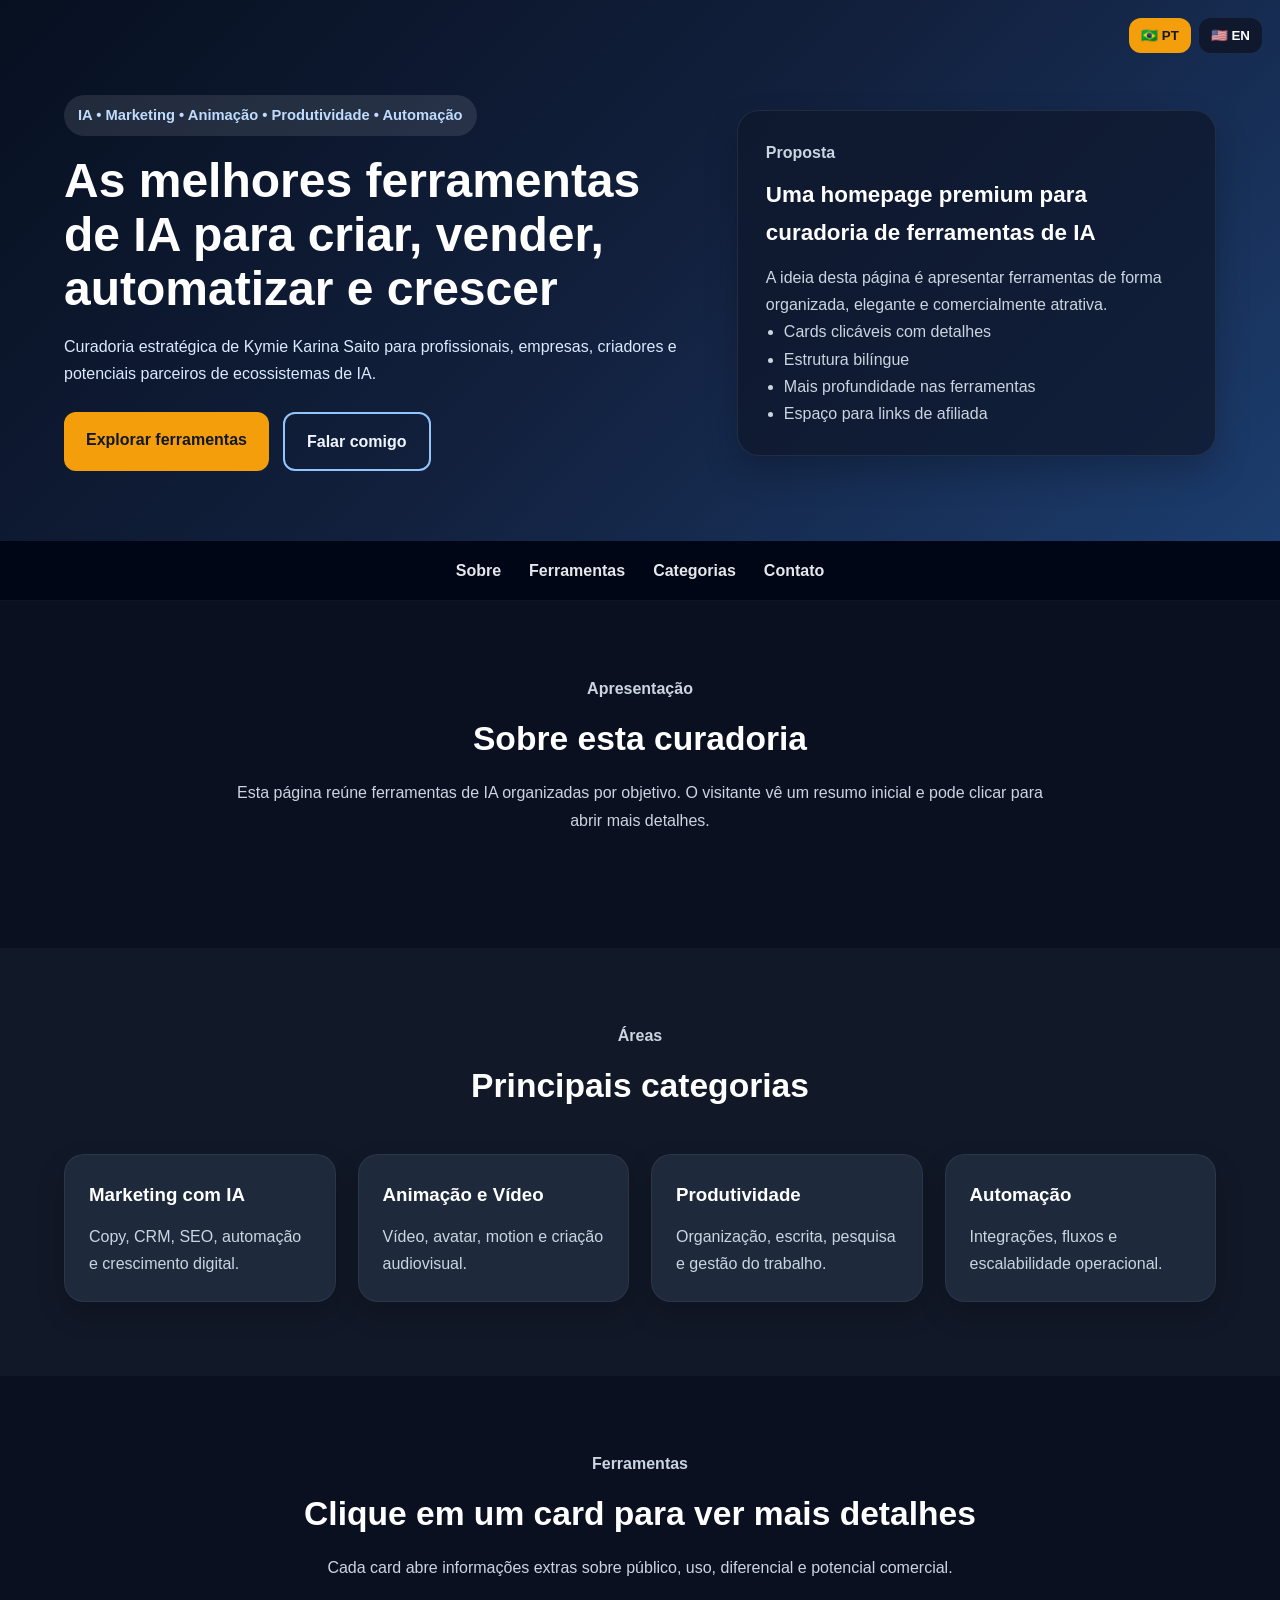
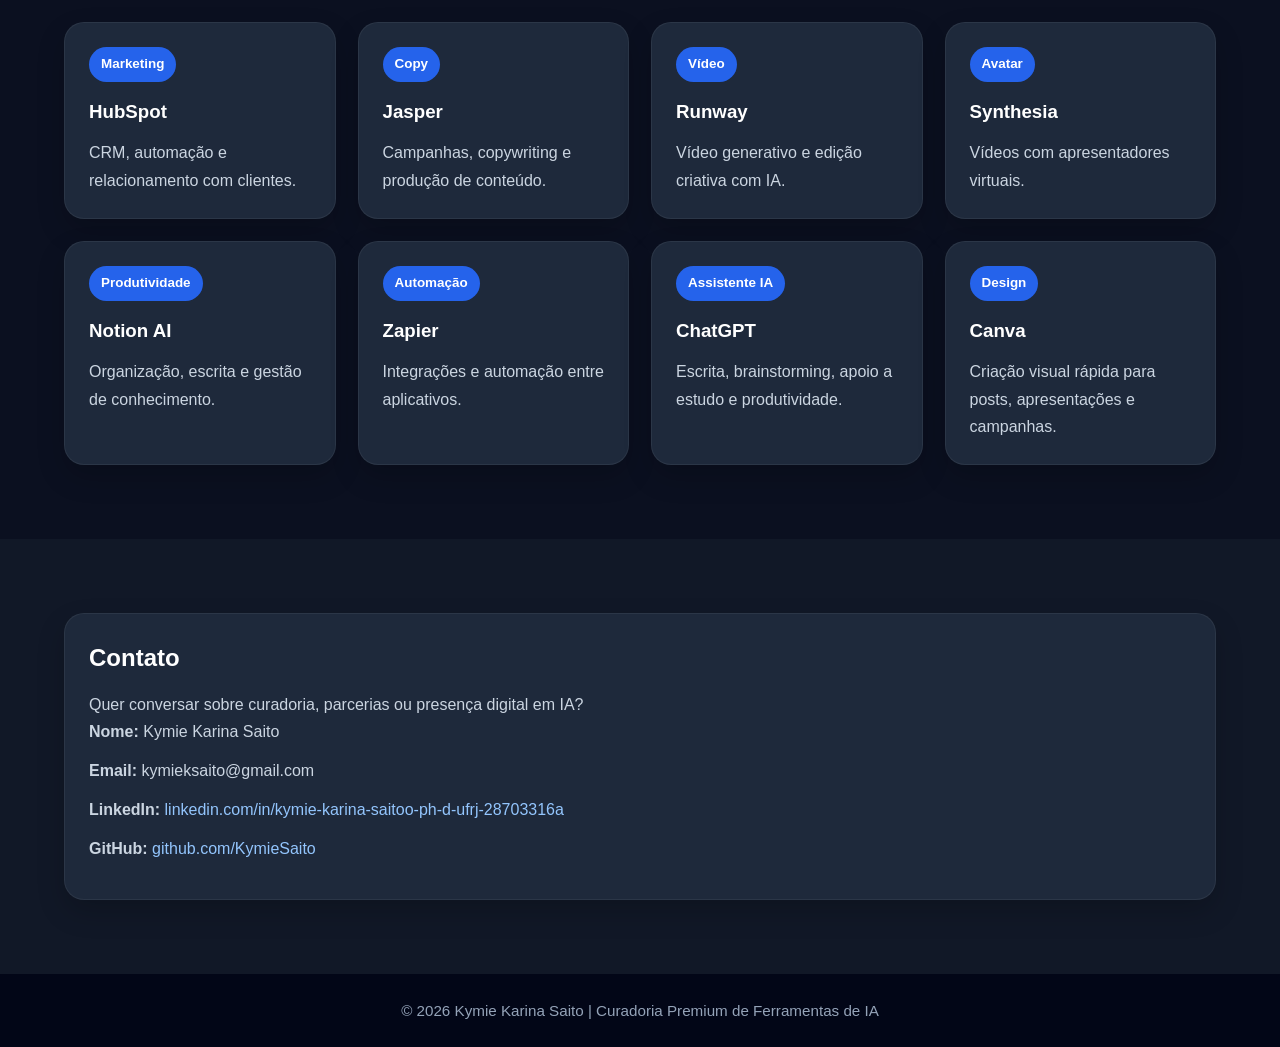
<file: index.html>
<!DOCTYPE html>
<html lang="pt-br">
<head>
  <meta charset="UTF-8" />
  <meta name="viewport" content="width=device-width, initial-scale=1.0" />
  <title>Kymie Karina Saito | AI Tools Hub</title>
  <link rel="stylesheet" href="style.css" />
</head>
<body>

  <div class="lang-switch">
    <button class="lang-btn active" onclick="setLang('pt')">🇧🇷 PT</button>
    <button class="lang-btn" onclick="setLang('en')">🇺🇸 EN</button>
  </div>

  <header class="hero">
    <div class="container hero-grid">
      <div>
        <p class="eyebrow"
           data-pt="IA • Marketing • Animação • Produtividade • Automação"
           data-en="AI • Marketing • Animation • Productivity • Automation">
          IA • Marketing • Animação • Produtividade • Automação
        </p>

        <h1
          data-pt="As melhores ferramentas de IA para criar, vender, automatizar e crescer"
          data-en="The best AI tools to create, sell, automate and grow">
          As melhores ferramentas de IA para criar, vender, automatizar e crescer
        </h1>

        <p class="hero-text"
           data-pt="          "Curadoria estratégica orientada pela P Kymie Karina Saito para profissionais, empresas, criadores e potenciais parceiros de ecossistemas de IA."
           data-en="Strategic curation by Kymie Karina Saito for professionals, companies, creators and potential AI ecosystem partners.">
          Curadoria estratégica de Kymie Karina Saito para profissionais, empresas, criadores e potenciais parceiros de ecossistemas de IA.
        </p>

        <div class="hero-buttons">
          <a href="#ferramentas" class="btn btn-primary"
             data-pt="Explorar ferramentas"
             data-en="Explore tools">
            Explorar ferramentas
          </a>

          <a href="#contato" class="btn btn-secondary"
             data-pt="Falar comigo"
             data-en="Contact me">
            Falar comigo
          </a>
        </div>
      </div>

      <div class="hero-panel">
        <p class="panel-tag"
           data-pt="Proposta"
           data-en="Proposal">
          Proposta
        </p>

        <h3
          data-pt="Uma homepage premium para curadoria de ferramentas de IA"
          data-en="A premium homepage for AI tools curation">
          Uma homepage premium para curadoria de ferramentas de IA
        </h3>

        <p
          data-pt="A ideia desta página é apresentar ferramentas de forma organizada, elegante e comercialmente atrativa."
          data-en="The idea of this page is to present tools in an organized, elegant and commercially attractive way.">
          A ideia desta página é apresentar ferramentas de forma organizada, elegante e comercialmente atrativa.
        </p>

        <ul>
          <li data-pt="Cards clicáveis com detalhes" data-en="Clickable cards with details">Cards clicáveis com detalhes</li>
          <li data-pt="Estrutura bilíngue" data-en="Bilingual structure">Estrutura bilíngue</li>
          <li data-pt="Mais profundidade nas ferramentas" data-en="More depth for each tool">Mais profundidade nas ferramentas</li>
          <li data-pt="Espaço para links de afiliada" data-en="Space for affiliate links">Espaço para links de afiliada</li>
        </ul>
      </div>
    </div>
  </header>

  <nav class="navbar">
    <div class="container nav-content">
      <a href="#sobre" data-pt="Sobre" data-en="About">Sobre</a>
      <a href="#ferramentas" data-pt="Ferramentas" data-en="Tools">Ferramentas</a>
      <a href="#categorias" data-pt="Categorias" data-en="Categories">Categorias</a>
      <a href="#contato" data-pt="Contato" data-en="Contact">Contato</a>
    </div>
  </nav>

  <main>
    <section id="sobre" class="section">
      <div class="container section-header">
        <p class="section-tag" data-pt="Apresentação" data-en="Presentation">Apresentação</p>
        <h2 data-pt="Sobre esta curadoria" data-en="About this curation">Sobre esta curadoria</h2>
        <p
          data-pt="Esta página reúne ferramentas de IA organizadas por objetivo. O visitante vê um resumo inicial e pode clicar para abrir mais detalhes."
          data-en="This page brings together AI tools organized by purpose. Visitors see a short summary first and can click to open more details.">
          Esta página reúne ferramentas de IA organizadas por objetivo. O visitante vê um resumo inicial e pode clicar para abrir mais detalhes.
        </p>
      </div>
    </section>

    <section id="categorias" class="section dark-section">
      <div class="container">
        <div class="section-header">
          <p class="section-tag" data-pt="Áreas" data-en="Areas">Áreas</p>
          <h2 data-pt="Principais categorias" data-en="Main categories">Principais categorias</h2>
        </div>

        <div class="mini-category-grid">
          <div class="mini-category-card">
            <h3 data-pt="Marketing com IA" data-en="AI Marketing">Marketing com IA</h3>
            <p data-pt="Copy, CRM, SEO, automação e crescimento digital." data-en="Copy, CRM, SEO, automation and digital growth.">
              Copy, CRM, SEO, automação e crescimento digital.
            </p>
          </div>

          <div class="mini-category-card">
            <h3 data-pt="Animação e Vídeo" data-en="Animation and Video">Animação e Vídeo</h3>
            <p data-pt="Vídeo, avatar, motion e criação audiovisual." data-en="Video, avatar, motion and audiovisual creation.">
              Vídeo, avatar, motion e criação audiovisual.
            </p>
          </div>

          <div class="mini-category-card">
            <h3 data-pt="Produtividade" data-en="Productivity">Produtividade</h3>
            <p data-pt="Organização, escrita, pesquisa e gestão do trabalho." data-en="Organization, writing, research and work management.">
              Organização, escrita, pesquisa e gestão do trabalho.
            </p>
          </div>

          <div class="mini-category-card">
            <h3 data-pt="Automação" data-en="Automation">Automação</h3>
            <p data-pt="Integrações, fluxos e escalabilidade operacional." data-en="Integrations, workflows and operational scalability.">
              Integrações, fluxos e escalabilidade operacional.
            </p>
          </div>
        </div>
      </div>
    </section>

    <section id="ferramentas" class="section">
      <div class="container">
        <div class="section-header">
          <p class="section-tag" data-pt="Ferramentas" data-en="Tools">Ferramentas</p>
          <h2 data-pt="Clique em um card para ver mais detalhes" data-en="Click a card to see more details">
            Clique em um card para ver mais detalhes
          </h2>
          <p
            data-pt="Cada card abre informações extras sobre público, uso, diferencial e potencial comercial."
            data-en="Each card opens extra information about audience, use case, differentiation and commercial potential.">
            Cada card abre informações extras sobre público, uso, diferencial e potencial comercial.
          </p>
        </div>

        <div class="tool-grid">

          <div class="tool-card" onclick="toggleDetails(this)">
            <span class="tool-badge">Marketing</span>
            <h3>HubSpot</h3>
            <p class="tool-summary"
               data-pt="CRM, automação e relacionamento com clientes."
               data-en="CRM, automation and customer relationship.">
              CRM, automação e relacionamento com clientes.
            </p>

            <div class="tool-details">
              <p data-pt="<strong>Para quem é:</strong> empresas, times de marketing e vendas."
                 data-en="<strong>Who it's for:</strong> companies, marketing and sales teams.">
                <strong>Para quem é:</strong> empresas, times de marketing e vendas.
              </p>
              <p data-pt="<strong>O que resolve:</strong> gestão de leads, automação de processos e acompanhamento comercial."
                 data-en="<strong>What it solves:</strong> lead management, process automation and commercial follow-up.">
                <strong>O que resolve:</strong> gestão de leads, automação de processos e acompanhamento comercial.
              </p>
              <p data-pt="<strong>Diferencial:</strong> une marketing, CRM e vendas em um só ecossistema."
                 data-en="<strong>Differential:</strong> combines marketing, CRM and sales in one ecosystem.">
                <strong>Diferencial:</strong> une marketing, CRM e vendas em um só ecossistema.
              </p>
              <a href="#" class="detail-link"
                 data-pt="Adicionar link de afiliada"
                 data-en="Add affiliate link">
                Adicionar link de afiliada
              </a>
            </div>
          </div>

          <div class="tool-card" onclick="toggleDetails(this)">
            <span class="tool-badge">Copy</span>
            <h3>Jasper</h3>
            <p class="tool-summary"
               data-pt="Campanhas, copywriting e produção de conteúdo."
               data-en="Campaigns, copywriting and content production.">
              Campanhas, copywriting e produção de conteúdo.
            </p>

            <div class="tool-details">
              <p data-pt="<strong>Para quem é:</strong> marketers, criadores e negócios digitais."
                 data-en="<strong>Who it's for:</strong> marketers, creators and digital businesses.">
                <strong>Para quem é:</strong> marketers, criadores e negócios digitais.
              </p>
              <p data-pt="<strong>O que resolve:</strong> dificuldade para produzir textos persuasivos em escala."
                 data-en="<strong>What it solves:</strong> difficulty producing persuasive texts at scale.">
                <strong>O que resolve:</strong> dificuldade para produzir textos persuasivos em escala.
              </p>
              <p data-pt="<strong>Diferencial:</strong> foco claro em marketing e comunicação de performance."
                 data-en="<strong>Differential:</strong> strong focus on marketing and performance communication.">
                <strong>Diferencial:</strong> foco claro em marketing e comunicação de performance.
              </p>
              <a href="#" class="detail-link"
                 data-pt="Adicionar link de afiliada"
                 data-en="Add affiliate link">
                Adicionar link de afiliada
              </a>
            </div>
          </div>

          <div class="tool-card" onclick="toggleDetails(this)">
            <span class="tool-badge">Vídeo</span>
            <h3>Runway</h3>
            <p class="tool-summary"
               data-pt="Vídeo generativo e edição criativa com IA."
               data-en="Generative video and creative AI editing.">
              Vídeo generativo e edição criativa com IA.
            </p>

            <div class="tool-details">
              <p data-pt="<strong>Para quem é:</strong> criadores, agências, produtoras e marcas."
                 data-en="<strong>Who it's for:</strong> creators, agencies, studios and brands.">
                <strong>Para quem é:</strong> criadores, agências, produtoras e marcas.
              </p>
              <p data-pt="<strong>O que resolve:</strong> acelera produção visual e experimentação criativa."
                 data-en="<strong>What it solves:</strong> speeds up visual production and creative experimentation.">
                <strong>O que resolve:</strong> acelera produção visual e experimentação criativa.
              </p>
              <p data-pt="<strong>Diferencial:</strong> forte apelo para vídeos modernos e workflows criativos."
                 data-en="<strong>Differential:</strong> strong appeal for modern video and creative workflows.">
                <strong>Diferencial:</strong> forte apelo para vídeos modernos e workflows criativos.
              </p>
              <a href="#" class="detail-link"
                 data-pt="Adicionar link de afiliada"
                 data-en="Add affiliate link">
                Adicionar link de afiliada
              </a>
            </div>
          </div>

          <div class="tool-card" onclick="toggleDetails(this)">
            <span class="tool-badge">Avatar</span>
            <h3>Synthesia</h3>
            <p class="tool-summary"
               data-pt="Vídeos com apresentadores virtuais."
               data-en="Videos with virtual presenters.">
              Vídeos com apresentadores virtuais.
            </p>

            <div class="tool-details">
              <p data-pt="<strong>Para quem é:</strong> empresas, treinamentos, educação e comunicação corporativa."
                 data-en="<strong>Who it's for:</strong> companies, training, education and corporate communication.">
                <strong>Para quem é:</strong> empresas, treinamentos, educação e comunicação corporativa.
              </p>
              <p data-pt="<strong>O que resolve:</strong> necessidade de produzir vídeos sem gravação tradicional."
                 data-en="<strong>What it solves:</strong> the need to produce videos without traditional recording.">
                <strong>O que resolve:</strong> necessidade de produzir vídeos sem gravação tradicional.
              </p>
              <p data-pt="<strong>Diferencial:</strong> ótimo para escala, padronização e comunicação profissional."
                 data-en="<strong>Differential:</strong> great for scale, standardization and professional communication.">
                <strong>Diferencial:</strong> ótimo para escala, padronização e comunicação profissional.
              </p>
              <a href="#" class="detail-link"
                 data-pt="Adicionar link de afiliada"
                 data-en="Add affiliate link">
                Adicionar link de afiliada
              </a>
            </div>
          </div>

          <div class="tool-card" onclick="toggleDetails(this)">
            <span class="tool-badge">Produtividade</span>
            <h3>Notion AI</h3>
            <p class="tool-summary"
               data-pt="Organização, escrita e gestão de conhecimento."
               data-en="Organization, writing and knowledge management.">
              Organização, escrita e gestão de conhecimento.
            </p>

            <div class="tool-details">
              <p data-pt="<strong>Para quem é:</strong> profissionais, pesquisadores e times."
                 data-en="<strong>Who it's for:</strong> professionals, researchers and teams.">
                <strong>Para quem é:</strong> profissionais, pesquisadores e times.
              </p>
              <p data-pt="<strong>O que resolve:</strong> desorganização de informações, retrabalho e pouca centralização."
                 data-en="<strong>What it solves:</strong> information disorder, rework and poor centralization.">
                <strong>O que resolve:</strong> desorganização de informações, retrabalho e pouca centralização.
              </p>
              <p data-pt="<strong>Diferencial:</strong> une docs, notas, bases e IA em um só ambiente."
                 data-en="<strong>Differential:</strong> combines docs, notes, databases and AI in one place.">
                <strong>Diferencial:</strong> une docs, notas, bases e IA em um só ambiente.
              </p>
              <a href="#" class="detail-link"
                 data-pt="Adicionar link de afiliada"
                 data-en="Add affiliate link">
                Adicionar link de afiliada
              </a>
            </div>
          </div>

          <div class="tool-card" onclick="toggleDetails(this)">
            <span class="tool-badge">Automação</span>
            <h3>Zapier</h3>
            <p class="tool-summary"
               data-pt="Integrações e automação entre aplicativos."
               data-en="Integrations and automation between applications.">
              Integrações e automação entre aplicativos.
            </p>

            <div class="tool-details">
              <p data-pt="<strong>Para quem é:</strong> negócios, equipes operacionais e profissionais sem time técnico grande."
                 data-en="<strong>Who it's for:</strong> businesses, operational teams and professionals without a large technical team.">
                <strong>Para quem é:</strong> negócios, equipes operacionais e profissionais sem time técnico grande.
              </p>
              <p data-pt="<strong>O que resolve:</strong> tarefas repetitivas entre formulários, CRM, e-mail e planilhas."
                 data-en="<strong>What it solves:</strong> repetitive tasks across forms, CRM, email and spreadsheets.">
                <strong>O que resolve:</strong> tarefas repetitivas entre formulários, CRM, e-mail e planilhas.
              </p>
              <p data-pt="<strong>Diferencial:</strong> facilita escala operacional sem necessidade de programar muito."
                 data-en="<strong>Differential:</strong> enables operational scale without much coding.">
                <strong>Diferencial:</strong> facilita escala operacional sem necessidade de programar muito.
              </p>
              <a href="#" class="detail-link"
                 data-pt="Adicionar link de afiliada"
                 data-en="Add affiliate link">
                Adicionar link de afiliada
              </a>
            </div>
          </div>

          <div class="tool-card" onclick="toggleDetails(this)">
            <span class="tool-badge">Assistente IA</span>
            <h3>ChatGPT</h3>
            <p class="tool-summary"
               data-pt="Escrita, brainstorming, apoio a estudo e produtividade."
               data-en="Writing, brainstorming, study support and productivity.">
              Escrita, brainstorming, apoio a estudo e produtividade.
            </p>

            <div class="tool-details">
              <p data-pt="<strong>Para quem é:</strong> praticamente qualquer profissional ou empresa."
                 data-en="<strong>Who it's for:</strong> virtually any professional or company.">
                <strong>Para quem é:</strong> praticamente qualquer profissional ou empresa.
              </p>
              <p data-pt="<strong>O que resolve:</strong> acelera ideação, redação, síntese, explicação e análise."
                 data-en="<strong>What it solves:</strong> speeds up ideation, writing, synthesis, explanation and analysis.">
                <strong>O que resolve:</strong> acelera ideação, redação, síntese, explicação e análise.
              </p>
              <p data-pt="<strong>Diferencial:</strong> versatilidade enorme para múltiplos casos de uso."
                 data-en="<strong>Differential:</strong> huge versatility for multiple use cases.">
                <strong>Diferencial:</strong> versatilidade enorme para múltiplos casos de uso.
              </p>
              <a href="#" class="detail-link"
                 data-pt="Adicionar link de afiliada"
                 data-en="Add affiliate link">
                Adicionar link de afiliada
              </a>
            </div>
          </div>

          <div class="tool-card" onclick="toggleDetails(this)">
            <span class="tool-badge">Design</span>
            <h3>Canva</h3>
            <p class="tool-summary"
               data-pt="Criação visual rápida para posts, apresentações e campanhas."
               data-en="Fast visual creation for posts, presentations and campaigns.">
              Criação visual rápida para posts, apresentações e campanhas.
            </p>

            <div class="tool-details">
              <p data-pt="<strong>Para quem é:</strong> social media, pequenas empresas, creators e marketing."
                 data-en="<strong>Who it's for:</strong> social media managers, small businesses, creators and marketing teams.">
                <strong>Para quem é:</strong> social media, pequenas empresas, creators e marketing.
              </p>
              <p data-pt="<strong>O que resolve:</strong> necessidade de criar peças rápidas com qualidade visual."
                 data-en="<strong>What it solves:</strong> the need to create fast assets with good visual quality.">
                <strong>O que resolve:</strong> necessidade de criar peças rápidas com qualidade visual.
              </p>
              <p data-pt="<strong>Diferencial:</strong> facilidade de uso com recursos visuais e IA embutida."
                 data-en="<strong>Differential:</strong> ease of use with visual tools and built-in AI.">
                <strong>Diferencial:</strong> facilidade de uso com recursos visuais e IA embutida.
              </p>
              <a href="#" class="detail-link"
                 data-pt="Adicionar link de afiliada"
                 data-en="Add affiliate link">
                Adicionar link de afiliada
              </a>
            </div>
          </div>

        </div>
      </div>
    </section>

    <section id="contato" class="section dark-section">
      <div class="container contact-box">
        <h2 data-pt="Contato" data-en="Contact">Contato</h2>
        <p
          data-pt="Quer conversar sobre curadoria, parcerias ou presença digital em IA?"
          data-en="Want to talk about curation, partnerships or digital presence in AI?">
          Quer conversar sobre curadoria, parcerias ou presença digital em IA?
        </p>

        <div class="contact-links">
          <p><strong>Nome:</strong> Kymie Karina Saito</p>
          <p><strong>Email:</strong> kymieksaito@gmail.com</p>
          <p>
            <strong>LinkedIn:</strong>
            <a href="https://www.linkedin.com/in/kymie-karina-saitoo-ph-d-ufrj-28703316a" target="_blank">
              linkedin.com/in/kymie-karina-saitoo-ph-d-ufrj-28703316a
            </a>
          </p>
          <p>
            <strong>GitHub:</strong>
            <a href="https://github.com/KymieSaito" target="_blank">
              github.com/KymieSaito
            </a>
          </p>
        </div>
      </div>
    </section>
  </main>

  <footer class="footer">
    <div class="container">
      <p
        data-pt="© 2026 Kymie Karina Saito | Curadoria Premium de Ferramentas de IA"
        data-en="© 2026 Kymie Karina Saito | Premium AI Tools Curation">
        © 2026 Kymie Karina Saito | Curadoria Premium de Ferramentas de IA
      </p>
    </div>
  </footer>

  <script>
    function setLang(lang) {
      document.documentElement.lang = lang;

      const elements = document.querySelectorAll("[data-pt][data-en]");
      elements.forEach(el => {
        el.innerHTML = el.getAttribute("data-" + lang);
      });

      const buttons = document.querySelectorAll(".lang-btn");
      buttons.forEach(btn => btn.classList.remove("active"));

      if (lang === "pt") {
        buttons[0].classList.add("active");
      } else {
        buttons[1].classList.add("active");
      }
    }

    function toggleDetails(card) {
      const isOpen = card.classList.contains("open");

      document.querySelectorAll(".tool-card").forEach(c => c.classList.remove("open"));

      if (!isOpen) {
        card.classList.add("open");
      }
    }
  </script>
</body>
</html>
</file>
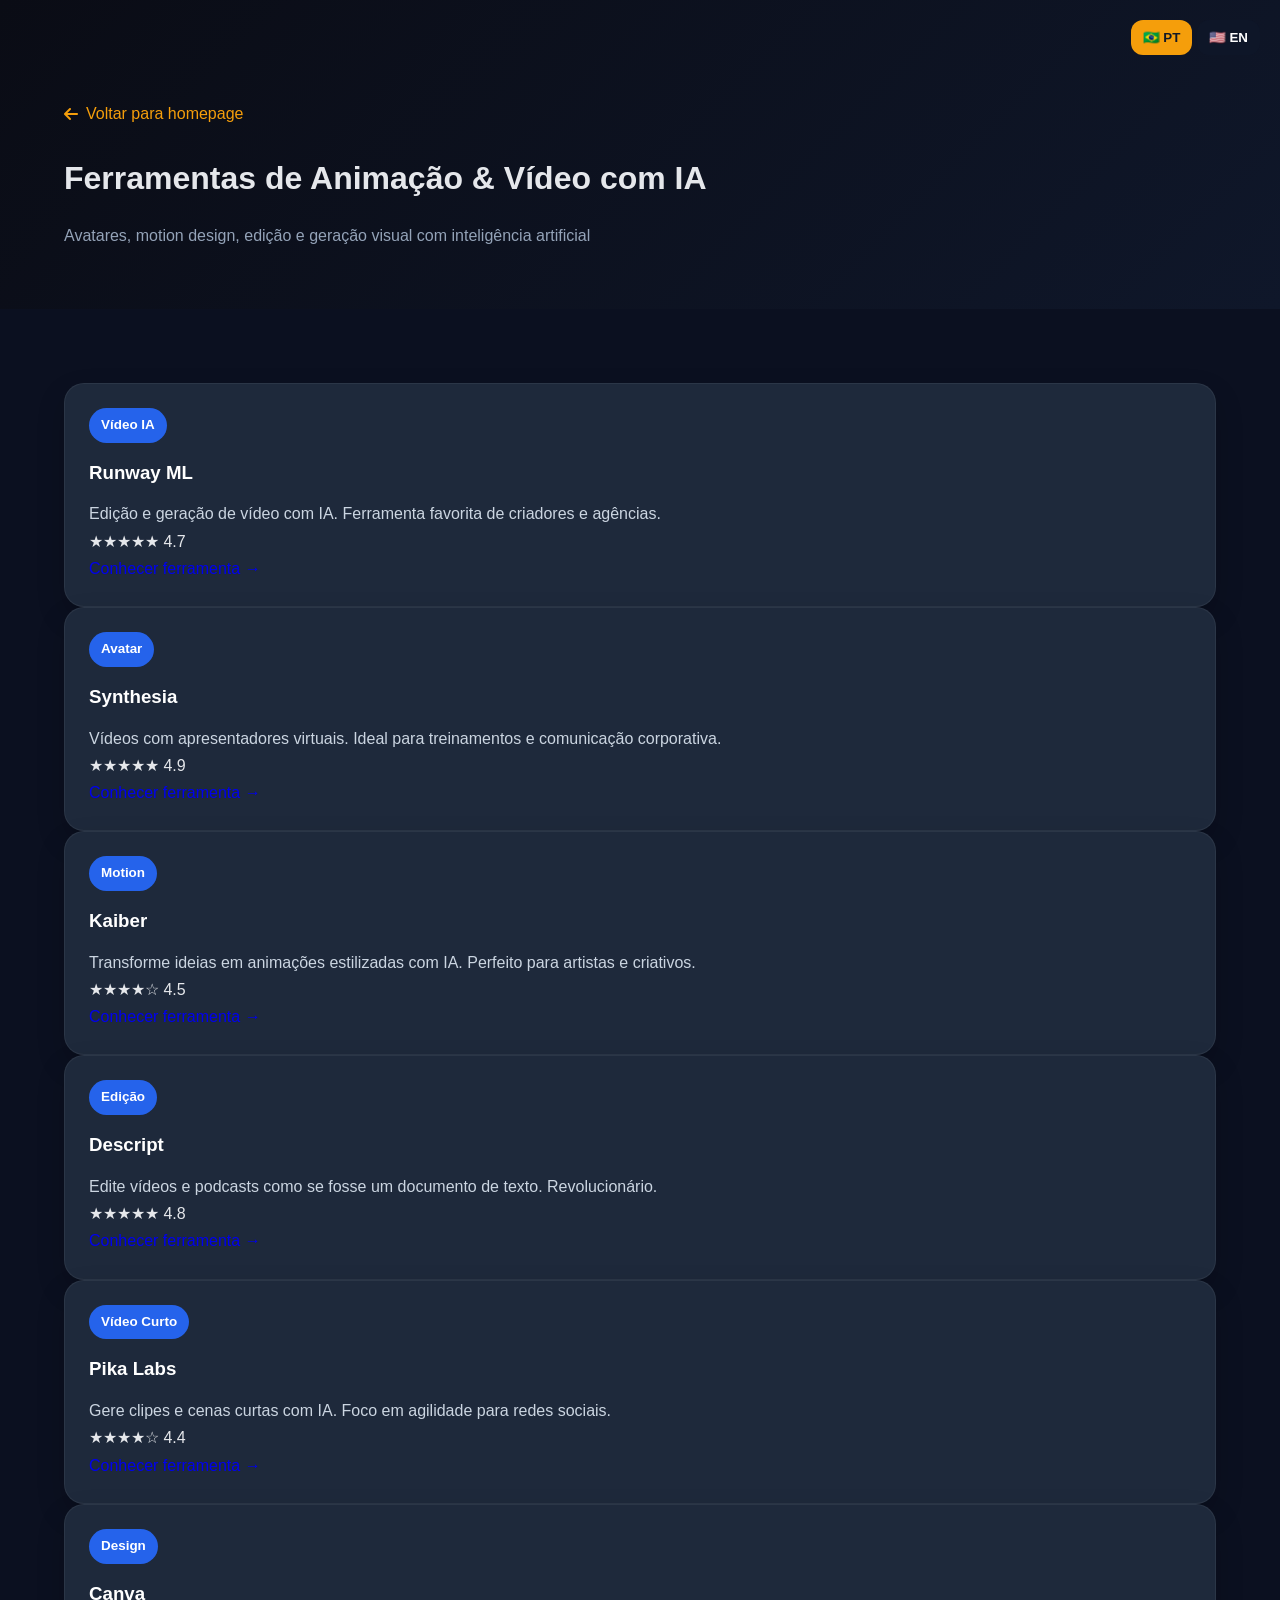
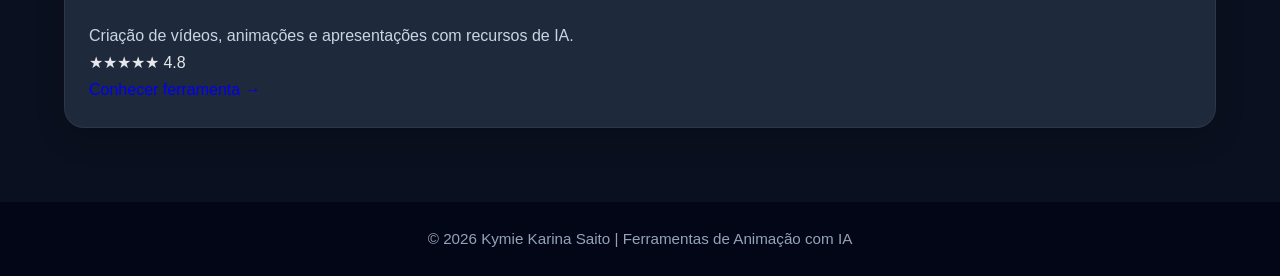
<file: animation.html>
<!DOCTYPE html>
<html lang="pt-br">
<head>
  <meta charset="UTF-8" />
  <meta name="viewport" content="width=device-width, initial-scale=1.0" />
  <title>Ferramentas de Animação com IA | Kymie Karina Saito</title>
  <link rel="preconnect" href="https://fonts.googleapis.com" />
  <link rel="preconnect" href="https://fonts.gstatic.com" crossorigin />
  <link href="https://fonts.googleapis.com/css2?family=Inter:opsz,wght@14..32,300;14..32,400;14..32,500;14..32,600;14..32,700&display=swap" rel="stylesheet" />
  <link rel="stylesheet" href="https://cdnjs.cloudflare.com/ajax/libs/font-awesome/6.5.1/css/all.min.css" />
  <link rel="stylesheet" href="style.css" />
</head>
<body>
  <div class="lang-switcher" style="position: fixed; top: 20px; right: 20px; z-index: 1001;">
    <button class="lang-btn active" data-lang="pt">🇧🇷 PT</button>
    <button class="lang-btn" data-lang="en">🇺🇸 EN</button>
  </div>

  <!-- PORTUGUÊS -->
  <div class="lang-content" data-lang="pt">
    <header class="page-header" style="padding: 100px 0 60px; background: linear-gradient(135deg, #0a0c15, #0f172a);">
      <div class="container">
        <a href="index.html" style="display: inline-flex; align-items: center; gap: 8px; color: #f59e0b; text-decoration: none; margin-bottom: 24px;">
          <i class="fas fa-arrow-left"></i> Voltar para homepage
        </a>
        <h1>Ferramentas de <span class="gradient">Animação & Vídeo</span> com IA</h1>
        <p style="color: #94a3b8; max-width: 700px; margin-top: 16px;">Avatares, motion design, edição e geração visual com inteligência artificial</p>
      </div>
    </header>

    <main>
      <section class="section">
        <div class="container">
          <div class="tools-grid">
            <div class="tool-card">
              <span class="tool-badge">Vídeo IA</span>
              <h3>Runway ML</h3>
              <p>Edição e geração de vídeo com IA. Ferramenta favorita de criadores e agências.</p>
              <div class="tool-rating">★★★★★ 4.7</div>
              <a href="#" class="tool-link">Conhecer ferramenta →</a>
            </div>
            <div class="tool-card">
              <span class="tool-badge">Avatar</span>
              <h3>Synthesia</h3>
              <p>Vídeos com apresentadores virtuais. Ideal para treinamentos e comunicação corporativa.</p>
              <div class="tool-rating">★★★★★ 4.9</div>
              <a href="#" class="tool-link">Conhecer ferramenta →</a>
            </div>
            <div class="tool-card">
              <span class="tool-badge">Motion</span>
              <h3>Kaiber</h3>
              <p>Transforme ideias em animações estilizadas com IA. Perfeito para artistas e criativos.</p>
              <div class="tool-rating">★★★★☆ 4.5</div>
              <a href="#" class="tool-link">Conhecer ferramenta →</a>
            </div>
            <div class="tool-card">
              <span class="tool-badge">Edição</span>
              <h3>Descript</h3>
              <p>Edite vídeos e podcasts como se fosse um documento de texto. Revolucionário.</p>
              <div class="tool-rating">★★★★★ 4.8</div>
              <a href="#" class="tool-link">Conhecer ferramenta →</a>
            </div>
            <div class="tool-card">
              <span class="tool-badge">Vídeo Curto</span>
              <h3>Pika Labs</h3>
              <p>Gere clipes e cenas curtas com IA. Foco em agilidade para redes sociais.</p>
              <div class="tool-rating">★★★★☆ 4.4</div>
              <a href="#" class="tool-link">Conhecer ferramenta →</a>
            </div>
            <div class="tool-card">
              <span class="tool-badge">Design</span>
              <h3>Canva</h3>
              <p>Criação de vídeos, animações e apresentações com recursos de IA.</p>
              <div class="tool-rating">★★★★★ 4.8</div>
              <a href="#" class="tool-link">Conhecer ferramenta →</a>
            </div>
          </div>
        </div>
      </section>
    </main>

    <footer class="footer">
      <div class="container">
        <p>© 2026 Kymie Karina Saito | Ferramentas de Animação com IA</p>
      </div>
    </footer>
  </div>

  <!-- ENGLISH -->
  <div class="lang-content" data-lang="en" style="display: none;">
    <header class="page-header" style="padding: 100px 0 60px; background: linear-gradient(135deg, #0a0c15, #0f172a);">
      <div class="container">
        <a href="index.html" style="display: inline-flex; align-items: center; gap: 8px; color: #f59e0b; text-decoration: none; margin-bottom: 24px;">
          <i class="fas fa-arrow-left"></i> Back to homepage
        </a>
        <h1>AI <span class="gradient">Animation & Video</span> Tools</h1>
        <p style="color: #94a3b8; max-width: 700px; margin-top: 16px;">Avatars, motion design, editing, and visual generation with artificial intelligence</p>
      </div>
    </header>

    <main>
      <section class="section">
        <div class="container">
          <div class="tools-grid">
            <div class="tool-card">
              <span class="tool-badge">Video AI</span>
              <h3>Runway ML</h3>
              <p>AI-powered video editing and generation. Favorite tool for creators and agencies.</p>
              <div class="tool-rating">★★★★★ 4.7</div>
              <a href="#" class="tool-link">Learn more →</a>
            </div>
            <div class="tool-card">
              <span class="tool-badge">Avatar</span>
              <h3>Synthesia</h3>
              <p>Videos with virtual presenters. Perfect for training and corporate communication.</p>
              <div class="tool-rating">★★★★★ 4.9</div>
              <a href="#" class="tool-link">Learn more →</a>
            </div>
            <div class="tool-card">
              <span class="tool-badge">Motion</span>
              <h3>Kaiber</h3>
              <p>Turn ideas into stylized animations with AI. Perfect for artists and creatives.</p>
              <div class="tool-rating">★★★★☆ 4.5</div>
              <a href="#" class="tool-link">Learn more →</a>
            </div>
            <div class="tool-card">
              <span class="tool-badge">Editing</span>
              <h3>Descript</h3>
              <p>Edit videos and podcasts like a text document. Revolutionary tool.</p>
              <div class="tool-rating">★★★★★ 4.8</div>
              <a href="#" class="tool-link">Learn more →</a>
            </div>
            <div class="tool-card">
              <span class="tool-badge">Short Video</span>
              <h3>Pika Labs</h3>
              <p>Generate short clips and scenes with AI. Focus on speed for social media.</p>
              <div class="tool-rating">★★★★☆ 4.4</div>
              <a href="#" class="tool-link">Learn more →</a>
            </div>
            <div class="tool-card">
              <span class="tool-badge">Design</span>
              <h3>Canva</h3>
              <p>Create videos, animations and presentations with AI features.</p>
              <div class="tool-rating">★★★★★ 4.8</div>
              <a href="#" class="tool-link">Learn more →</a>
            </div>
          </div>
        </div>
      </section>
    </main>

    <footer class="footer">
      <div class="container">
        <p>© 2026 Kymie Karina Saito | AI Animation Tools</p>
      </div>
    </footer>
  </div>

  <script>
    const langBtns = document.querySelectorAll('.lang-btn');
    const langContents = document.querySelectorAll('.lang-content');

    function switchLanguage(lang) {
      langContents.forEach(content => {
        content.style.display = content.dataset.lang === lang ? 'block' : 'none';
      });
      langBtns.forEach(btn => {
        btn.classList.toggle('active', btn.dataset.lang === lang);
      });
    }

    langBtns.forEach(btn => {
      btn.addEventListener('click', () => switchLanguage(btn.dataset.lang));
    });
  </script>
</body>
</html>
</file>
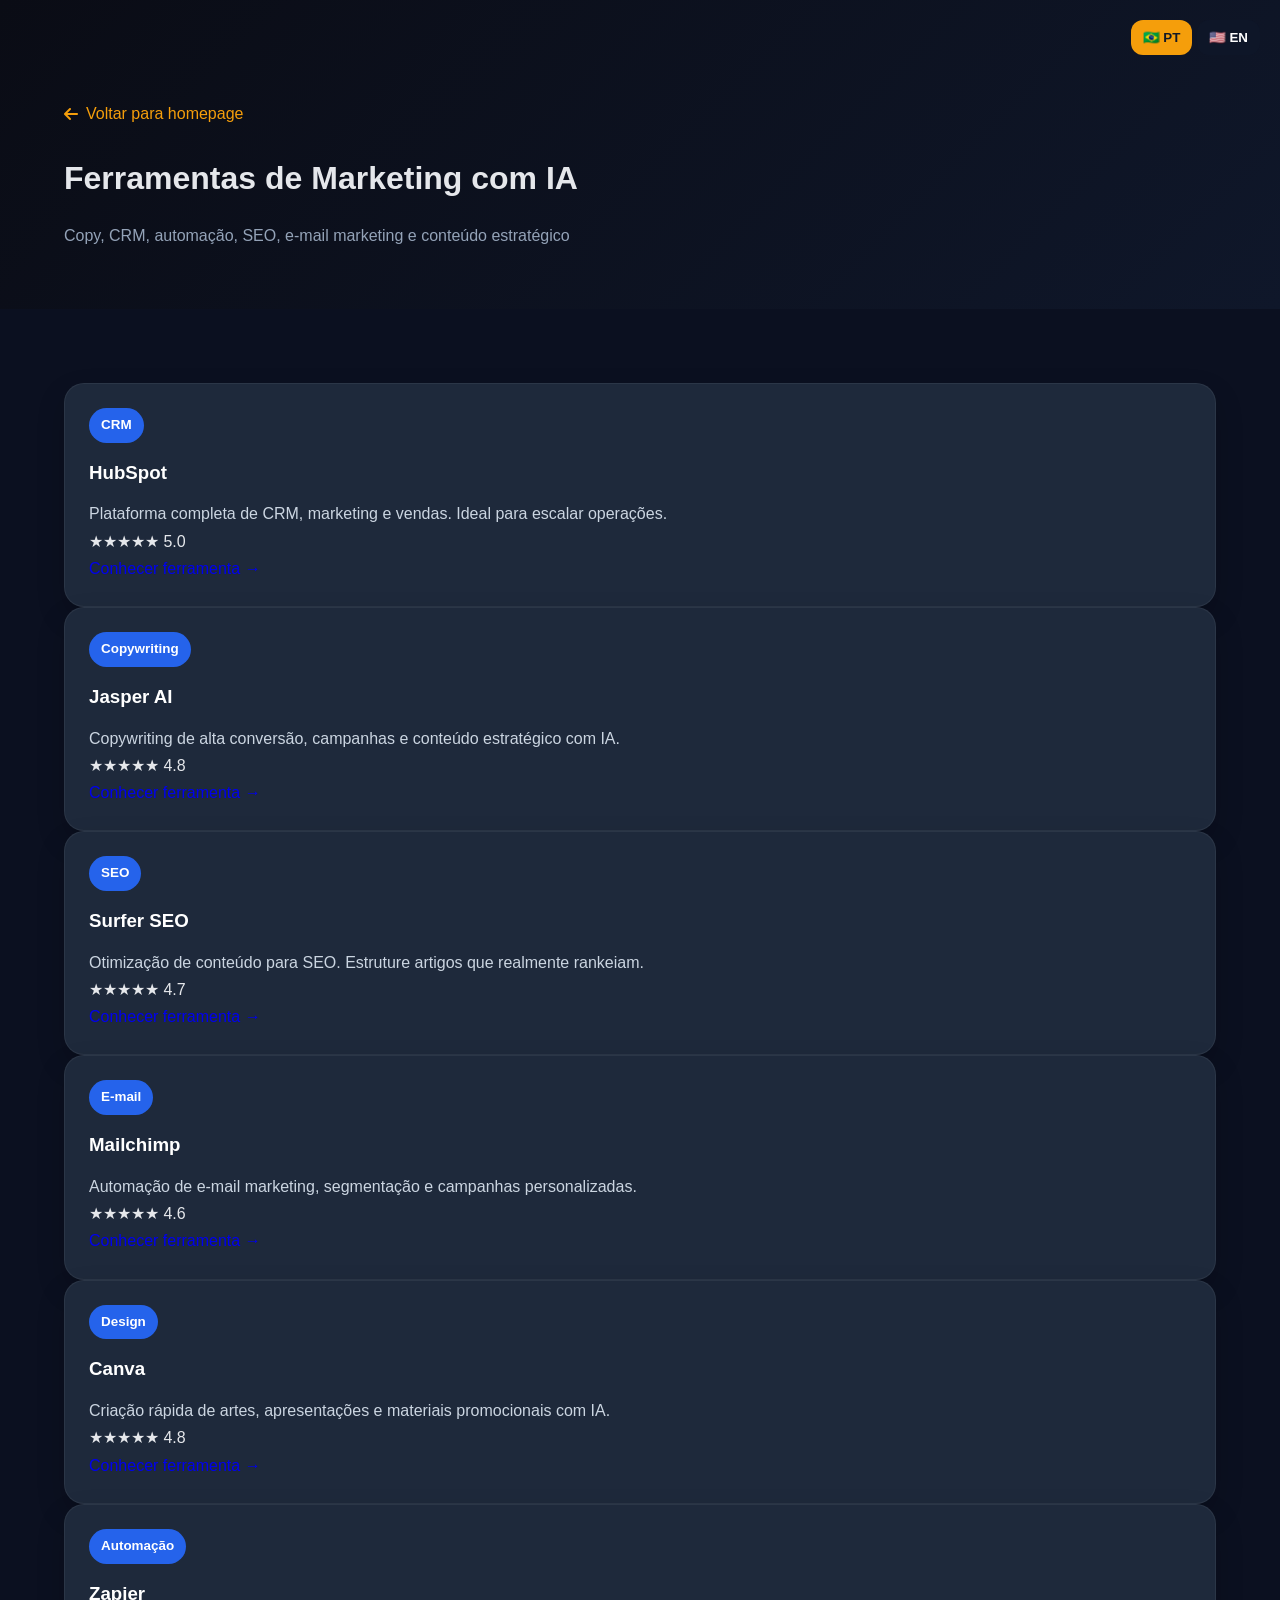
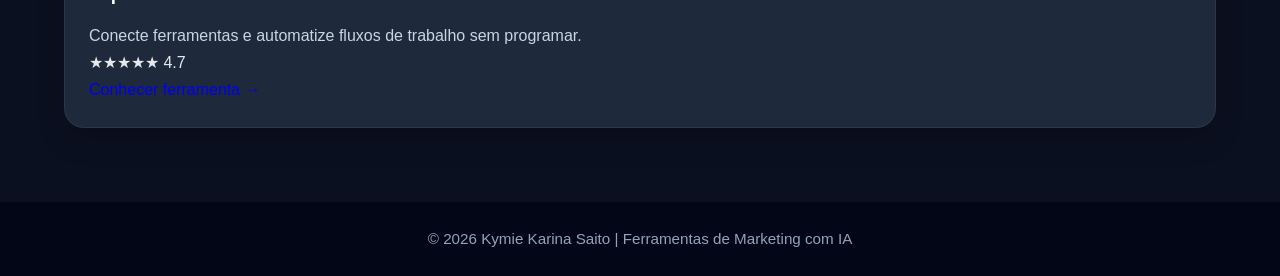
<file: marketing.html>
<!DOCTYPE html>
<html lang="pt-br">
<head>
  <meta charset="UTF-8" />
  <meta name="viewport" content="width=device-width, initial-scale=1.0" />
  <title>Ferramentas de Marketing com IA | Kymie Karina Saito</title>
  <link rel="preconnect" href="https://fonts.googleapis.com" />
  <link rel="preconnect" href="https://fonts.gstatic.com" crossorigin />
  <link href="https://fonts.googleapis.com/css2?family=Inter:opsz,wght@14..32,300;14..32,400;14..32,500;14..32,600;14..32,700&display=swap" rel="stylesheet" />
  <link rel="stylesheet" href="https://cdnjs.cloudflare.com/ajax/libs/font-awesome/6.5.1/css/all.min.css" />
  <link rel="stylesheet" href="style.css" />
</head>
<body>
  <div class="lang-switcher" style="position: fixed; top: 20px; right: 20px; z-index: 1001;">
    <button class="lang-btn active" data-lang="pt">🇧🇷 PT</button>
    <button class="lang-btn" data-lang="en">🇺🇸 EN</button>
  </div>

  <!-- PORTUGUÊS -->
  <div class="lang-content" data-lang="pt">
    <header class="page-header" style="padding: 100px 0 60px; background: linear-gradient(135deg, #0a0c15, #0f172a);">
      <div class="container">
        <a href="index.html" style="display: inline-flex; align-items: center; gap: 8px; color: #f59e0b; text-decoration: none; margin-bottom: 24px;">
          <i class="fas fa-arrow-left"></i> Voltar para homepage
        </a>
        <h1>Ferramentas de <span class="gradient">Marketing</span> com IA</h1>
        <p style="color: #94a3b8; max-width: 700px; margin-top: 16px;">Copy, CRM, automação, SEO, e-mail marketing e conteúdo estratégico</p>
      </div>
    </header>

    <main>
      <section class="section">
        <div class="container">
          <div class="tools-grid">
            <div class="tool-card">
              <span class="tool-badge">CRM</span>
              <h3>HubSpot</h3>
              <p>Plataforma completa de CRM, marketing e vendas. Ideal para escalar operações.</p>
              <div class="tool-rating">★★★★★ 5.0</div>
              <a href="#" class="tool-link">Conhecer ferramenta →</a>
            </div>
            <div class="tool-card">
              <span class="tool-badge">Copywriting</span>
              <h3>Jasper AI</h3>
              <p>Copywriting de alta conversão, campanhas e conteúdo estratégico com IA.</p>
              <div class="tool-rating">★★★★★ 4.8</div>
              <a href="#" class="tool-link">Conhecer ferramenta →</a>
            </div>
            <div class="tool-card">
              <span class="tool-badge">SEO</span>
              <h3>Surfer SEO</h3>
              <p>Otimização de conteúdo para SEO. Estruture artigos que realmente rankeiam.</p>
              <div class="tool-rating">★★★★★ 4.7</div>
              <a href="#" class="tool-link">Conhecer ferramenta →</a>
            </div>
            <div class="tool-card">
              <span class="tool-badge">E-mail</span>
              <h3>Mailchimp</h3>
              <p>Automação de e-mail marketing, segmentação e campanhas personalizadas.</p>
              <div class="tool-rating">★★★★★ 4.6</div>
              <a href="#" class="tool-link">Conhecer ferramenta →</a>
            </div>
            <div class="tool-card">
              <span class="tool-badge">Design</span>
              <h3>Canva</h3>
              <p>Criação rápida de artes, apresentações e materiais promocionais com IA.</p>
              <div class="tool-rating">★★★★★ 4.8</div>
              <a href="#" class="tool-link">Conhecer ferramenta →</a>
            </div>
            <div class="tool-card">
              <span class="tool-badge">Automação</span>
              <h3>Zapier</h3>
              <p>Conecte ferramentas e automatize fluxos de trabalho sem programar.</p>
              <div class="tool-rating">★★★★★ 4.7</div>
              <a href="#" class="tool-link">Conhecer ferramenta →</a>
            </div>
          </div>
        </div>
      </section>
    </main>

    <footer class="footer">
      <div class="container">
        <p>© 2026 Kymie Karina Saito | Ferramentas de Marketing com IA</p>
      </div>
    </footer>
  </div>

  <!-- ENGLISH -->
  <div class="lang-content" data-lang="en" style="display: none;">
    <header class="page-header" style="padding: 100px 0 60px; background: linear-gradient(135deg, #0a0c15, #0f172a);">
      <div class="container">
        <a href="index.html" style="display: inline-flex; align-items: center; gap: 8px; color: #f59e0b; text-decoration: none; margin-bottom: 24px;">
          <i class="fas fa-arrow-left"></i> Back to homepage
        </a>
        <h1>AI <span class="gradient">Marketing</span> Tools</h1>
        <p style="color: #94a3b8; max-width: 700px; margin-top: 16px;">Copy, CRM, automation, SEO, email marketing, and strategic content</p>
      </div>
    </header>

    <main>
      <section class="section">
        <div class="container">
          <div class="tools-grid">
            <div class="tool-card">
              <span class="tool-badge">CRM</span>
              <h3>HubSpot</h3>
              <p>Complete CRM, marketing, and sales platform. Perfect for scaling operations.</p>
              <div class="tool-rating">★★★★★ 5.0</div>
              <a href="#" class="tool-link">Learn more →</a>
            </div>
            <div class="tool-card">
              <span class="tool-badge">Copywriting</span>
              <h3>Jasper AI</h3>
              <p>High-conversion copywriting, campaigns, and strategic content with AI.</p>
              <div class="tool-rating">★★★★★ 4.8</div>
              <a href="#" class="tool-link">Learn more →</a>
            </div>
            <div class="tool-card">
              <span class="tool-badge">SEO</span>
              <h3>Surfer SEO</h3>
              <p>Content optimization for SEO. Structure articles that actually rank.</p>
              <div class="tool-rating">★★★★★ 4.7</div>
              <a href="#" class="tool-link">Learn more →</a>
            </div>
            <div class="tool-card">
              <span class="tool-badge">Email</span>
              <h3>Mailchimp</h3>
              <p>Email marketing automation, segmentation, and personalized campaigns.</p>
              <div class="tool-rating">★★★★★ 4.6</div>
              <a href="#" class="tool-link">Learn more →</a>
            </div>
            <div class="tool-card">
              <span class="tool-badge">Design</span>
              <h3>Canva</h3>
              <p>Quick creation of designs, presentations, and promotional materials with AI.</p>
              <div class="tool-rating">★★★★★ 4.8</div>
              <a href="#" class="tool-link">Learn more →</a>
            </div>
            <div class="tool-card">
              <span class="tool-badge">Automation</span>
              <h3>Zapier</h3>
              <p>Connect tools and automate workflows without coding.</p>
              <div class="tool-rating">★★★★★ 4.7</div>
              <a href="#" class="tool-link">Learn more →</a>
            </div>
          </div>
        </div>
      </section>
    </main>

    <footer class="footer">
      <div class="container">
        <p>© 2026 Kymie Karina Saito | AI Marketing Tools</p>
      </div>
    </footer>
  </div>

  <script>
    const langBtns = document.querySelectorAll('.lang-btn');
    const langContents = document.querySelectorAll('.lang-content');

    function switchLanguage(lang) {
      langContents.forEach(content => {
        content.style.display = content.dataset.lang === lang ? 'block' : 'none';
      });
      langBtns.forEach(btn => {
        btn.classList.toggle('active', btn.dataset.lang === lang);
      });
    }

    langBtns.forEach(btn => {
      btn.addEventListener('click', () => switchLanguage(btn.dataset.lang));
    });
  </script>
</body>
</html>
</file>
<file: style.css>
* {
  margin: 0;
  padding: 0;
  box-sizing: border-box;
}

html {
  scroll-behavior: smooth;
}

body {
  font-family: 'Segoe UI', Tahoma, Geneva, Verdana, sans-serif;
  background: #0b1020;
  color: #e5e7eb;
  line-height: 1.7;
}

.container {
  width: 90%;
  max-width: 1180px;
  margin: 0 auto;
}

a {
  text-decoration: none;
}

.lang-switch {
  position: fixed;
  top: 18px;
  right: 18px;
  z-index: 2000;
  display: flex;
  gap: 8px;
}

.lang-btn {
  border: none;
  background: rgba(15, 23, 42, 0.9);
  color: #fff;
  padding: 10px 12px;
  border-radius: 12px;
  cursor: pointer;
  font-weight: 700;
  transition: 0.2s ease;
}

.lang-btn.active,
.lang-btn:hover {
  background: #f59e0b;
  color: #111827;
}

.hero {
  background: linear-gradient(135deg, #071020, #12203d, #1c3d6e);
  padding: 95px 0 70px;
}

.hero-grid {
  display: grid;
  grid-template-columns: 1.2fr 0.9fr;
  gap: 34px;
  align-items: center;
}

.eyebrow {
  display: inline-block;
  background: rgba(255,255,255,0.1);
  color: #bfdbfe;
  padding: 8px 14px;
  border-radius: 999px;
  margin-bottom: 18px;
  font-size: 0.92rem;
  font-weight: 600;
}

.hero h1 {
  font-size: 3rem;
  line-height: 1.12;
  color: #ffffff;
  margin-bottom: 18px;
}

.hero-text {
  max-width: 760px;
  color: #dbeafe;
  margin-bottom: 24px;
}

.hero-buttons {
  display: flex;
  gap: 14px;
  flex-wrap: wrap;
}

.btn {
  display: inline-block;
  padding: 14px 22px;
  border-radius: 12px;
  font-weight: 700;
  transition: 0.25s ease;
}

.btn-primary {
  background: #f59e0b;
  color: #111827;
}

.btn-primary:hover {
  background: #fbbf24;
  transform: translateY(-2px);
}

.btn-secondary {
  border: 2px solid #93c5fd;
  color: #eff6ff;
}

.btn-secondary:hover {
  background: rgba(255,255,255,0.08);
  transform: translateY(-2px);
}

.hero-panel {
  background: rgba(15, 23, 42, 0.72);
  border: 1px solid rgba(255,255,255,0.08);
  padding: 28px;
  border-radius: 22px;
  box-shadow: 0 16px 34px rgba(0,0,0,0.22);
}

.panel-tag {
  color: #fbbf24;
  font-weight: 700;
  margin-bottom: 10px;
}

.hero-panel h3 {
  color: #fff;
  margin-bottom: 12px;
  font-size: 1.4rem;
}

.hero-panel p,
.hero-panel li {
  color: #cbd5e1;
}

.hero-panel ul {
  padding-left: 18px;
}

.navbar {
  position: sticky;
  top: 0;
  z-index: 1000;
  background: rgba(2, 6, 23, 0.92);
  border-bottom: 1px solid rgba(255,255,255,0.06);
  backdrop-filter: blur(10px);
}

.nav-content {
  display: flex;
  justify-content: center;
  gap: 28px;
  flex-wrap: wrap;
  padding: 16px 0;
}

.navbar a {
  color: #e5e7eb;
  font-weight: 600;
}

.navbar a:hover {
  color: #60a5fa;
}

.section {
  padding: 74px 0;
}

.dark-section {
  background: #111827;
}

.section-header {
  text-align: center;
  max-width: 820px;
  margin: 0 auto 40px;
}

.section-tag {
  color: #93c5fd;
  font-weight: 700;
  margin-bottom: 8px;
}

.section-header h2 {
  color: #fff;
  font-size: 2.1rem;
  margin-bottom: 12px;
}

.section-header p {
  color: #cbd5e1;
}

.mini-category-grid,
.tool-grid {
  display: grid;
  grid-template-columns: repeat(auto-fit, minmax(260px, 1fr));
  gap: 22px;
}

.mini-category-card,
.tool-card,
.contact-box {
  background: #1e293b;
  border: 1px solid rgba(255,255,255,0.06);
  border-radius: 20px;
  padding: 24px;
  box-shadow: 0 12px 28px rgba(0,0,0,0.18);
}

.mini-category-card h3,
.tool-card h3,
.contact-box h2 {
  color: #fff;
  margin-bottom: 12px;
}

.mini-category-card p,
.tool-card p,
.contact-box p {
  color: #cbd5e1;
}

.tool-card {
  cursor: pointer;
  transition: 0.25s ease;
}

.tool-card:hover {
  transform: translateY(-6px);
  border-color: rgba(245, 158, 11, 0.35);
}

.tool-badge {
  display: inline-block;
  background: #2563eb;
  color: #fff;
  padding: 6px 12px;
  border-radius: 999px;
  font-size: 0.84rem;
  font-weight: 700;
  margin-bottom: 14px;
}

.tool-summary {
  margin-bottom: 0;
}

.tool-details {
  max-height: 0;
  overflow: hidden;
  opacity: 0;
  margin-top: 0;
  transition: all 0.35s ease;
}

.tool-card.open .tool-details {
  max-height: 420px;
  opacity: 1;
  margin-top: 16px;
}

.detail-link {
  display: inline-block;
  margin-top: 12px;
  padding: 10px 14px;
  background: #f59e0b;
  color: #111827;
  border-radius: 10px;
  font-weight: 800;
}

.detail-link:hover {
  background: #fbbf24;
}

.contact-links p {
  margin-bottom: 12px;
}

.contact-links a {
  color: #93c5fd;
}

.contact-links a:hover {
  text-decoration: underline;
}

.footer {
  background: #020617;
  text-align: center;
  padding: 24px 0;
  color: #94a3b8;
  font-size: 0.95rem;
}

@media (max-width: 900px) {
  .hero-grid {
    grid-template-columns: 1fr;
  }

  .hero h1 {
    font-size: 2.35rem;
  }
}

@media (max-width: 768px) {
  .section {
    padding: 56px 0;
  }

  .hero {
    padding: 70px 0 56px;
  }

  .hero h1 {
    font-size: 2rem;
  }

  .nav-content {
    gap: 16px;
  }

  .lang-switch {
    top: 12px;
    right: 12px;
  }
}
</file>
